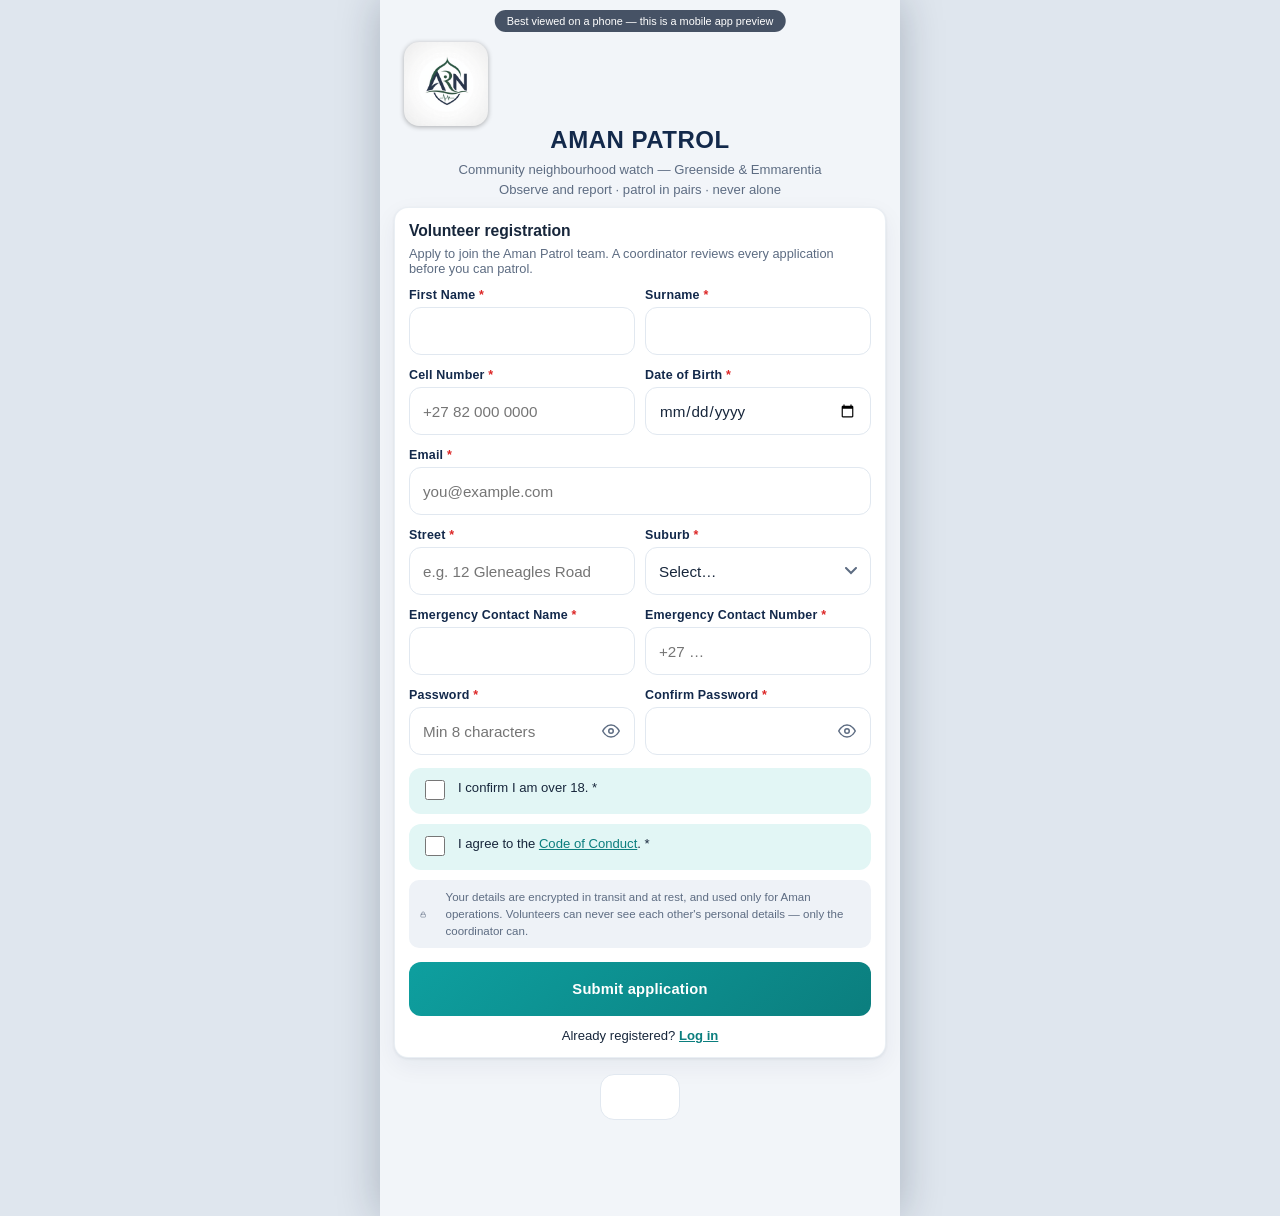
<file: multi-file.html>
<!DOCTYPE html>
<html lang="en">
<head>
  <meta charset="utf-8">
  <meta name="viewport" content="width=device-width, initial-scale=1, viewport-fit=cover, maximum-scale=1">
  <title>Aman Patrol — Greenside &amp; Emmarentia</title>
  <meta name="description" content="Aman Patrol — community neighbourhood watch operations app for Greenside and Emmarentia, Johannesburg. Observe and report.">
  <meta name="theme-color" content="#0c1b33">
  <link rel="manifest" href="manifest.webmanifest">
  <link rel="apple-touch-icon" href="images/apple-touch-icon.png">
  <meta name="mobile-web-app-capable" content="yes">
  <meta name="apple-mobile-web-app-capable" content="yes">
  <meta name="apple-mobile-web-app-title" content="Aman Patrol">
  <link rel="icon" type="image/png" href="[data-uri]">
  <link rel="apple-touch-icon" href="[data-uri]">
  <link rel="stylesheet" href="css/leaflet.css">
  <link rel="stylesheet" href="css/styles.css">
</head>
<body>
  <div id="app">
    <header id="app-header" class="app-header hidden">
      <div class="brand">
        <span id="logo-slot" aria-hidden="true"></span>
        <div class="titles">
          <div class="t1">AMAN PATROL</div>
          <div class="t2">Greenside · Emmarentia</div>
        </div>
      </div>
      <button class="bell theme-btn" type="button" aria-label="Switch day or night mode" data-theme-toggle>
        <span id="theme-icon" data-theme-icon aria-hidden="true"></span>
      </button>
      <a href="#/notifications" class="bell" id="bell-btn" aria-label="Notifications">
        <span id="bell-icon"></span>
        <span class="badge hidden" id="bell-badge">0</span>
      </a>
    </header>
    <div id="demo-banner" class="demo-banner hidden">
      Demo mode — sample data, stored on this device only. Not yet connected to Supabase.
    </div>
    <main id="screen" class="screen"></main>
    <nav id="bottom-nav" class="bottom-nav hidden">
      <a href="#/dashboard" data-nav="dashboard" id="nav-dashboard">Home</a>
      <a href="#/roster" data-nav="roster" id="nav-roster">Roster</a>
      <div class="fab-slot">
        <button class="fab" id="fab-incident" aria-label="Log an incident"></button>
      </div>
      <a href="#/map" data-nav="map" id="nav-map">Map</a>
      <a href="#/chat" data-nav="chat" id="nav-chat">Chat</a>
      <a href="#/more" data-nav="more" id="nav-more">More</a>
    </nav>
  </div>
  <div id="modal-root"></div>
  <div id="toast-root"></div>
  <noscript>
    <div style="padding:40px;text-align:center;font-family:sans-serif;">
      <h2>Aman Patrol needs JavaScript</h2>
      <p>Please enable JavaScript in your browser.</p>
    </div>
  </noscript>
  <script src="js/lib/leaflet.js"></script>
  <script src="js/config.js"></script>
  <script src="js/lib/supabase.js"></script>
  <script src="js/data.js"></script>
  <script src="js/store.js"></script>
  <script src="js/weather.js"></script>
  <script src="js/map.js"></script>
  <script src="js/incident.js"></script>
  <script src="js/admin.js"></script>
  <script src="js/live-store.js"></script>
  <script src="js/app.js"></script>
</body>
</html>
</file>
<file: css/leaflet.css>
/* required styles */

.leaflet-pane,
.leaflet-tile,
.leaflet-marker-icon,
.leaflet-marker-shadow,
.leaflet-tile-container,
.leaflet-pane > svg,
.leaflet-pane > canvas,
.leaflet-zoom-box,
.leaflet-image-layer,
.leaflet-layer {
	position: absolute;
	left: 0;
	top: 0;
	}
.leaflet-container {
	overflow: hidden;
	}
.leaflet-tile,
.leaflet-marker-icon,
.leaflet-marker-shadow {
	-webkit-user-select: none;
	   -moz-user-select: none;
	        user-select: none;
	  -webkit-user-drag: none;
	}
/* Prevents IE11 from highlighting tiles in blue */
.leaflet-tile::selection {
	background: transparent;
}
/* Safari renders non-retina tile on retina better with this, but Chrome is worse */
.leaflet-safari .leaflet-tile {
	image-rendering: -webkit-optimize-contrast;
	}
/* hack that prevents hw layers "stretching" when loading new tiles */
.leaflet-safari .leaflet-tile-container {
	width: 1600px;
	height: 1600px;
	-webkit-transform-origin: 0 0;
	}
.leaflet-marker-icon,
.leaflet-marker-shadow {
	display: block;
	}
/* .leaflet-container svg: reset svg max-width decleration shipped in Joomla! (joomla.org) 3.x */
/* .leaflet-container img: map is broken in FF if you have max-width: 100% on tiles */
.leaflet-container .leaflet-overlay-pane svg {
	max-width: none !important;
	max-height: none !important;
	}
.leaflet-container .leaflet-marker-pane img,
.leaflet-container .leaflet-shadow-pane img,
.leaflet-container .leaflet-tile-pane img,
.leaflet-container img.leaflet-image-layer,
.leaflet-container .leaflet-tile {
	max-width: none !important;
	max-height: none !important;
	width: auto;
	padding: 0;
	}

.leaflet-container img.leaflet-tile {
	/* See: https://bugs.chromium.org/p/chromium/issues/detail?id=600120 */
	mix-blend-mode: plus-lighter;
}

.leaflet-container.leaflet-touch-zoom {
	-ms-touch-action: pan-x pan-y;
	touch-action: pan-x pan-y;
	}
.leaflet-container.leaflet-touch-drag {
	-ms-touch-action: pinch-zoom;
	/* Fallback for FF which doesn't support pinch-zoom */
	touch-action: none;
	touch-action: pinch-zoom;
}
.leaflet-container.leaflet-touch-drag.leaflet-touch-zoom {
	-ms-touch-action: none;
	touch-action: none;
}
.leaflet-container {
	-webkit-tap-highlight-color: transparent;
}
.leaflet-container a {
	-webkit-tap-highlight-color: rgba(51, 181, 229, 0.4);
}
.leaflet-tile {
	filter: inherit;
	visibility: hidden;
	}
.leaflet-tile-loaded {
	visibility: inherit;
	}
.leaflet-zoom-box {
	width: 0;
	height: 0;
	-moz-box-sizing: border-box;
	     box-sizing: border-box;
	z-index: 800;
	}
/* workaround for https://bugzilla.mozilla.org/show_bug.cgi?id=888319 */
.leaflet-overlay-pane svg {
	-moz-user-select: none;
	}

.leaflet-pane         { z-index: 400; }

.leaflet-tile-pane    { z-index: 200; }
.leaflet-overlay-pane { z-index: 400; }
.leaflet-shadow-pane  { z-index: 500; }
.leaflet-marker-pane  { z-index: 600; }
.leaflet-tooltip-pane   { z-index: 650; }
.leaflet-popup-pane   { z-index: 700; }

.leaflet-map-pane canvas { z-index: 100; }
.leaflet-map-pane svg    { z-index: 200; }

.leaflet-vml-shape {
	width: 1px;
	height: 1px;
	}
.lvml {
	behavior: url(#default#VML);
	display: inline-block;
	position: absolute;
	}


/* control positioning */

.leaflet-control {
	position: relative;
	z-index: 800;
	pointer-events: visiblePainted; /* IE 9-10 doesn't have auto */
	pointer-events: auto;
	}
.leaflet-top,
.leaflet-bottom {
	position: absolute;
	z-index: 1000;
	pointer-events: none;
	}
.leaflet-top {
	top: 0;
	}
.leaflet-right {
	right: 0;
	}
.leaflet-bottom {
	bottom: 0;
	}
.leaflet-left {
	left: 0;
	}
.leaflet-control {
	float: left;
	clear: both;
	}
.leaflet-right .leaflet-control {
	float: right;
	}
.leaflet-top .leaflet-control {
	margin-top: 10px;
	}
.leaflet-bottom .leaflet-control {
	margin-bottom: 10px;
	}
.leaflet-left .leaflet-control {
	margin-left: 10px;
	}
.leaflet-right .leaflet-control {
	margin-right: 10px;
	}


/* zoom and fade animations */

.leaflet-fade-anim .leaflet-popup {
	opacity: 0;
	-webkit-transition: opacity 0.2s linear;
	   -moz-transition: opacity 0.2s linear;
	        transition: opacity 0.2s linear;
	}
.leaflet-fade-anim .leaflet-map-pane .leaflet-popup {
	opacity: 1;
	}
.leaflet-zoom-animated {
	-webkit-transform-origin: 0 0;
	    -ms-transform-origin: 0 0;
	        transform-origin: 0 0;
	}
svg.leaflet-zoom-animated {
	will-change: transform;
}

.leaflet-zoom-anim .leaflet-zoom-animated {
	-webkit-transition: -webkit-transform 0.25s cubic-bezier(0,0,0.25,1);
	   -moz-transition:    -moz-transform 0.25s cubic-bezier(0,0,0.25,1);
	        transition:         transform 0.25s cubic-bezier(0,0,0.25,1);
	}
.leaflet-zoom-anim .leaflet-tile,
.leaflet-pan-anim .leaflet-tile {
	-webkit-transition: none;
	   -moz-transition: none;
	        transition: none;
	}

.leaflet-zoom-anim .leaflet-zoom-hide {
	visibility: hidden;
	}


/* cursors */

.leaflet-interactive {
	cursor: pointer;
	}
.leaflet-grab {
	cursor: -webkit-grab;
	cursor:    -moz-grab;
	cursor:         grab;
	}
.leaflet-crosshair,
.leaflet-crosshair .leaflet-interactive {
	cursor: crosshair;
	}
.leaflet-popup-pane,
.leaflet-control {
	cursor: auto;
	}
.leaflet-dragging .leaflet-grab,
.leaflet-dragging .leaflet-grab .leaflet-interactive,
.leaflet-dragging .leaflet-marker-draggable {
	cursor: move;
	cursor: -webkit-grabbing;
	cursor:    -moz-grabbing;
	cursor:         grabbing;
	}

/* marker & overlays interactivity */
.leaflet-marker-icon,
.leaflet-marker-shadow,
.leaflet-image-layer,
.leaflet-pane > svg path,
.leaflet-tile-container {
	pointer-events: none;
	}

.leaflet-marker-icon.leaflet-interactive,
.leaflet-image-layer.leaflet-interactive,
.leaflet-pane > svg path.leaflet-interactive,
svg.leaflet-image-layer.leaflet-interactive path {
	pointer-events: visiblePainted; /* IE 9-10 doesn't have auto */
	pointer-events: auto;
	}

/* visual tweaks */

.leaflet-container {
	background: #ddd;
	outline-offset: 1px;
	}
.leaflet-container a {
	color: #0078A8;
	}
.leaflet-zoom-box {
	border: 2px dotted #38f;
	background: rgba(255,255,255,0.5);
	}


/* general typography */
.leaflet-container {
	font-family: "Helvetica Neue", Arial, Helvetica, sans-serif;
	font-size: 12px;
	font-size: 0.75rem;
	line-height: 1.5;
	}


/* general toolbar styles */

.leaflet-bar {
	box-shadow: 0 1px 5px rgba(0,0,0,0.65);
	border-radius: 4px;
	}
.leaflet-bar a {
	background-color: #fff;
	border-bottom: 1px solid #ccc;
	width: 26px;
	height: 26px;
	line-height: 26px;
	display: block;
	text-align: center;
	text-decoration: none;
	color: black;
	}
.leaflet-bar a,
.leaflet-control-layers-toggle {
	background-position: 50% 50%;
	background-repeat: no-repeat;
	display: block;
	}
.leaflet-bar a:hover,
.leaflet-bar a:focus {
	background-color: #f4f4f4;
	}
.leaflet-bar a:first-child {
	border-top-left-radius: 4px;
	border-top-right-radius: 4px;
	}
.leaflet-bar a:last-child {
	border-bottom-left-radius: 4px;
	border-bottom-right-radius: 4px;
	border-bottom: none;
	}
.leaflet-bar a.leaflet-disabled {
	cursor: default;
	background-color: #f4f4f4;
	color: #bbb;
	}

.leaflet-touch .leaflet-bar a {
	width: 30px;
	height: 30px;
	line-height: 30px;
	}
.leaflet-touch .leaflet-bar a:first-child {
	border-top-left-radius: 2px;
	border-top-right-radius: 2px;
	}
.leaflet-touch .leaflet-bar a:last-child {
	border-bottom-left-radius: 2px;
	border-bottom-right-radius: 2px;
	}

/* zoom control */

.leaflet-control-zoom-in,
.leaflet-control-zoom-out {
	font: bold 18px 'Lucida Console', Monaco, monospace;
	text-indent: 1px;
	}

.leaflet-touch .leaflet-control-zoom-in, .leaflet-touch .leaflet-control-zoom-out  {
	font-size: 22px;
	}


/* layers control */

.leaflet-control-layers {
	box-shadow: 0 1px 5px rgba(0,0,0,0.4);
	background: #fff;
	border-radius: 5px;
	}
.leaflet-control-layers-toggle {
	background-image: url(images/layers.png);
	width: 36px;
	height: 36px;
	}
.leaflet-retina .leaflet-control-layers-toggle {
	background-image: url(images/layers-2x.png);
	background-size: 26px 26px;
	}
.leaflet-touch .leaflet-control-layers-toggle {
	width: 44px;
	height: 44px;
	}
.leaflet-control-layers .leaflet-control-layers-list,
.leaflet-control-layers-expanded .leaflet-control-layers-toggle {
	display: none;
	}
.leaflet-control-layers-expanded .leaflet-control-layers-list {
	display: block;
	position: relative;
	}
.leaflet-control-layers-expanded {
	padding: 6px 10px 6px 6px;
	color: #333;
	background: #fff;
	}
.leaflet-control-layers-scrollbar {
	overflow-y: scroll;
	overflow-x: hidden;
	padding-right: 5px;
	}
.leaflet-control-layers-selector {
	margin-top: 2px;
	position: relative;
	top: 1px;
	}
.leaflet-control-layers label {
	display: block;
	font-size: 13px;
	font-size: 1.08333em;
	}
.leaflet-control-layers-separator {
	height: 0;
	border-top: 1px solid #ddd;
	margin: 5px -10px 5px -6px;
	}

/* Default icon URLs */
.leaflet-default-icon-path { /* used only in path-guessing heuristic, see L.Icon.Default */
	background-image: url(images/marker-icon.png);
	}


/* attribution and scale controls */

.leaflet-container .leaflet-control-attribution {
	background: #fff;
	background: rgba(255, 255, 255, 0.8);
	margin: 0;
	}
.leaflet-control-attribution,
.leaflet-control-scale-line {
	padding: 0 5px;
	color: #333;
	line-height: 1.4;
	}
.leaflet-control-attribution a {
	text-decoration: none;
	}
.leaflet-control-attribution a:hover,
.leaflet-control-attribution a:focus {
	text-decoration: underline;
	}
.leaflet-attribution-flag {
	display: inline !important;
	vertical-align: baseline !important;
	width: 1em;
	height: 0.6669em;
	}
.leaflet-left .leaflet-control-scale {
	margin-left: 5px;
	}
.leaflet-bottom .leaflet-control-scale {
	margin-bottom: 5px;
	}
.leaflet-control-scale-line {
	border: 2px solid #777;
	border-top: none;
	line-height: 1.1;
	padding: 2px 5px 1px;
	white-space: nowrap;
	-moz-box-sizing: border-box;
	     box-sizing: border-box;
	background: rgba(255, 255, 255, 0.8);
	text-shadow: 1px 1px #fff;
	}
.leaflet-control-scale-line:not(:first-child) {
	border-top: 2px solid #777;
	border-bottom: none;
	margin-top: -2px;
	}
.leaflet-control-scale-line:not(:first-child):not(:last-child) {
	border-bottom: 2px solid #777;
	}

.leaflet-touch .leaflet-control-attribution,
.leaflet-touch .leaflet-control-layers,
.leaflet-touch .leaflet-bar {
	box-shadow: none;
	}
.leaflet-touch .leaflet-control-layers,
.leaflet-touch .leaflet-bar {
	border: 2px solid rgba(0,0,0,0.2);
	background-clip: padding-box;
	}


/* popup */

.leaflet-popup {
	position: absolute;
	text-align: center;
	margin-bottom: 20px;
	}
.leaflet-popup-content-wrapper {
	padding: 1px;
	text-align: left;
	border-radius: 12px;
	}
.leaflet-popup-content {
	margin: 13px 24px 13px 20px;
	line-height: 1.3;
	font-size: 13px;
	font-size: 1.08333em;
	min-height: 1px;
	}
.leaflet-popup-content p {
	margin: 17px 0;
	margin: 1.3em 0;
	}
.leaflet-popup-tip-container {
	width: 40px;
	height: 20px;
	position: absolute;
	left: 50%;
	margin-top: -1px;
	margin-left: -20px;
	overflow: hidden;
	pointer-events: none;
	}
.leaflet-popup-tip {
	width: 17px;
	height: 17px;
	padding: 1px;

	margin: -10px auto 0;
	pointer-events: auto;

	-webkit-transform: rotate(45deg);
	   -moz-transform: rotate(45deg);
	    -ms-transform: rotate(45deg);
	        transform: rotate(45deg);
	}
.leaflet-popup-content-wrapper,
.leaflet-popup-tip {
	background: white;
	color: #333;
	box-shadow: 0 3px 14px rgba(0,0,0,0.4);
	}
.leaflet-container a.leaflet-popup-close-button {
	position: absolute;
	top: 0;
	right: 0;
	border: none;
	text-align: center;
	width: 24px;
	height: 24px;
	font: 16px/24px Tahoma, Verdana, sans-serif;
	color: #757575;
	text-decoration: none;
	background: transparent;
	}
.leaflet-container a.leaflet-popup-close-button:hover,
.leaflet-container a.leaflet-popup-close-button:focus {
	color: #585858;
	}
.leaflet-popup-scrolled {
	overflow: auto;
	}

.leaflet-oldie .leaflet-popup-content-wrapper {
	-ms-zoom: 1;
	}
.leaflet-oldie .leaflet-popup-tip {
	width: 24px;
	margin: 0 auto;

	-ms-filter: "progid:DXImageTransform.Microsoft.Matrix(M11=0.70710678, M12=0.70710678, M21=-0.70710678, M22=0.70710678)";
	filter: progid:DXImageTransform.Microsoft.Matrix(M11=0.70710678, M12=0.70710678, M21=-0.70710678, M22=0.70710678);
	}

.leaflet-oldie .leaflet-control-zoom,
.leaflet-oldie .leaflet-control-layers,
.leaflet-oldie .leaflet-popup-content-wrapper,
.leaflet-oldie .leaflet-popup-tip {
	border: 1px solid #999;
	}


/* div icon */

.leaflet-div-icon {
	background: #fff;
	border: 1px solid #666;
	}


/* Tooltip */
/* Base styles for the element that has a tooltip */
.leaflet-tooltip {
	position: absolute;
	padding: 6px;
	background-color: #fff;
	border: 1px solid #fff;
	border-radius: 3px;
	color: #222;
	white-space: nowrap;
	-webkit-user-select: none;
	-moz-user-select: none;
	-ms-user-select: none;
	user-select: none;
	pointer-events: none;
	box-shadow: 0 1px 3px rgba(0,0,0,0.4);
	}
.leaflet-tooltip.leaflet-interactive {
	cursor: pointer;
	pointer-events: auto;
	}
.leaflet-tooltip-top:before,
.leaflet-tooltip-bottom:before,
.leaflet-tooltip-left:before,
.leaflet-tooltip-right:before {
	position: absolute;
	pointer-events: none;
	border: 6px solid transparent;
	background: transparent;
	content: "";
	}

/* Directions */

.leaflet-tooltip-bottom {
	margin-top: 6px;
}
.leaflet-tooltip-top {
	margin-top: -6px;
}
.leaflet-tooltip-bottom:before,
.leaflet-tooltip-top:before {
	left: 50%;
	margin-left: -6px;
	}
.leaflet-tooltip-top:before {
	bottom: 0;
	margin-bottom: -12px;
	border-top-color: #fff;
	}
.leaflet-tooltip-bottom:before {
	top: 0;
	margin-top: -12px;
	margin-left: -6px;
	border-bottom-color: #fff;
	}
.leaflet-tooltip-left {
	margin-left: -6px;
}
.leaflet-tooltip-right {
	margin-left: 6px;
}
.leaflet-tooltip-left:before,
.leaflet-tooltip-right:before {
	top: 50%;
	margin-top: -6px;
	}
.leaflet-tooltip-left:before {
	right: 0;
	margin-right: -12px;
	border-left-color: #fff;
	}
.leaflet-tooltip-right:before {
	left: 0;
	margin-left: -12px;
	border-right-color: #fff;
	}

/* Printing */

@media print {
	/* Prevent printers from removing background-images of controls. */
	.leaflet-control {
		-webkit-print-color-adjust: exact;
		print-color-adjust: exact;
		}
	}
</file>
<file: css/styles.css>
/* ============================================================
   AMAN PATROL — Greenside & Emmarentia
   Design: deep navy primary, teal accent, calm civic style.
   Mobile-first. Large tap targets.
   ============================================================ */

:root {
  --navy: #13294b;
  --navy-2: #1d3a66;
  --navy-deep: #0c1b33;
  --teal: #0e9f9f;
  --teal-dark: #0b7e7e;
  --teal-soft: #e2f6f5;
  --bg: #f2f5f9;
  --card: #ffffff;
  --line: #e1e8f0;
  --text: #17263b;
  --muted: #5d6c82;
  --ok: #16a34a;
  --ok-soft: #e7f6ee;
  --warn: #d97706;
  --warn-soft: #fcf1e2;
  --danger: #dc2626;
  --danger-soft: #fdebeb;
  --info: #2563eb;
  --info-soft: #e8f0fe;
  --radius: 14px;
  --shadow: 0 1px 3px rgba(16, 42, 67, 0.08), 0 8px 24px rgba(16, 42, 67, 0.06);
  --shadow-lg: 0 4px 12px rgba(12, 27, 51, 0.18), 0 16px 40px rgba(12, 27, 51, 0.14);
  --header-h: 58px;
  --nav-h: 74px;
  --page-bg: #dfe6ee;
  --navy-soft: #e8eefb;
  --grey-soft: #eceff4;
  --plain: #f4f6fa;
  --seg-bg: #e8edf4;
  --track: #e6ecf3;
  --unread: #f0f7fb;
  --panel: #eef2f7;
  --ok-text: #10722f;
  --warn-text: #8a5306;
  --danger-text: #a51d1d;
  --info-text: #1c47b8;
  --warn-line: #f3dfc0;
  --danger-line: #f3c6c6;
  color-scheme: light;
}

* { box-sizing: border-box; -webkit-tap-highlight-color: transparent; }
html { font-size: 16px; }
body {
  margin: 0;
  font-family: -apple-system, BlinkMacSystemFont, "Segoe UI", Roboto, "Helvetica Neue", Arial, sans-serif;
  background: var(--page-bg);
  color: var(--text);
  -webkit-font-smoothing: antialiased;
}
#app {
  max-width: 520px;
  margin: 0 auto;
  min-height: 100dvh;
  background: var(--bg);
  box-shadow: 0 0 40px rgba(12, 27, 51, 0.25);
  position: relative;
}
.hidden { display: none !important; }

/* ---------- header ---------- */
.app-header {
  position: sticky; top: 0; z-index: 900;
  height: var(--header-h);
  background: linear-gradient(135deg, var(--navy-deep) 0%, var(--navy) 60%, var(--navy-2) 100%);
  color: #fff;
  display: flex; align-items: center; gap: 10px;
  padding: 0 14px;
  padding-top: env(safe-area-inset-top);
  height: calc(var(--header-h) + env(safe-area-inset-top));
}
.app-header .brand { display: flex; align-items: center; gap: 10px; min-width: 0; flex: 1; }
.app-header .brand .titles { line-height: 1.15; min-width: 0; }
.app-header .brand .t1 { font-size: 1.02rem; font-weight: 800; letter-spacing: 0.4px; white-space: nowrap; }
.app-header .brand .t2 { font-size: 0.68rem; opacity: 0.75; letter-spacing: 1.2px; text-transform: uppercase; }
.bell {
  position: relative; width: 44px; height: 44px; border-radius: 12px;
  display: flex; align-items: center; justify-content: center;
  color: #fff; text-decoration: none; background: rgba(255, 255, 255, 0.08);
}
.bell .badge {
  position: absolute; top: 4px; right: 4px; min-width: 17px; height: 17px; padding: 0 4px;
  background: var(--teal); color: #fff; border-radius: 9px; font-size: 0.62rem; font-weight: 800;
  display: flex; align-items: center; justify-content: center; border: 2px solid var(--navy);
}

/* demo banner */
.demo-banner {
  background: var(--warn-soft); color: var(--warn-text); font-size: 0.72rem;
  padding: 6px 14px; text-align: center; border-bottom: 1px solid var(--warn-line);
}

/* ---------- main / screens ---------- */
.screen {
  padding: 16px 14px calc(var(--nav-h) + 22px + env(safe-area-inset-bottom));
  min-height: calc(100dvh - var(--header-h));
}
.screen.map-screen {
  padding: 0 0 calc(var(--nav-h) + env(safe-area-inset-bottom));
  display: flex; flex-direction: column;
  height: calc(100dvh - var(--header-h) - env(safe-area-inset-top));
  overflow: hidden;
}
h1.page-title { font-size: 1.25rem; font-weight: 800; margin: 4px 0 4px; }
p.page-sub { margin: 0 0 14px; color: var(--muted); font-size: 0.85rem; }

/* ---------- bottom nav ---------- */
.bottom-nav {
  position: fixed; bottom: 0; left: 50%; transform: translateX(-50%);
  width: 100%; max-width: 520px; z-index: 900;
  background: var(--card); border-top: 1px solid var(--line);
  display: flex; align-items: stretch;
  padding-bottom: env(safe-area-inset-bottom);
  box-shadow: 0 -4px 20px rgba(12, 27, 51, 0.08);
}
.bottom-nav a, .bottom-nav button.nav-btn {
  flex: 1; display: flex; flex-direction: column; align-items: center; justify-content: center;
  gap: 3px; padding: 9px 2px 8px; font-size: 0.64rem; font-weight: 700;
  color: var(--muted); text-decoration: none; background: none; border: none; letter-spacing: 0.2px;
}
.bottom-nav .active { color: var(--navy); }
.bottom-nav .fab-slot { flex: 1; position: relative; }
.fab {
  position: absolute; left: 50%; top: -24px; transform: translateX(-50%);
  width: 56px; height: 56px; border-radius: 50%; border: none; cursor: pointer;
  background: linear-gradient(140deg, var(--teal) 0%, var(--teal-dark) 100%);
  color: #fff; box-shadow: var(--shadow-lg);
  display: flex; align-items: center; justify-content: center;
}
.fab:active { transform: translateX(-50%) scale(0.94); }

/* ---------- cards ---------- */
.card {
  background: var(--card); border-radius: var(--radius); box-shadow: var(--shadow);
  padding: 14px; margin-bottom: 12px; border: 1px solid rgba(225, 232, 240, 0.7);
}
.card.tight { padding: 11px 12px; }
.card h3 { margin: 0 0 6px; font-size: 0.98rem; font-weight: 800; }
.card .muted { color: var(--muted); font-size: 0.82rem; }
.row { display: flex; align-items: center; gap: 10px; }
.row.wrap { flex-wrap: wrap; }
.spread { justify-content: space-between; }
.grow { flex: 1; min-width: 0; }
.stack-4 > * + * { margin-top: 4px; }
.divider { height: 1px; background: var(--line); margin: 10px 0; }

/* ---------- chips & badges ---------- */
.chip {
  display: inline-flex; align-items: center; gap: 5px;
  font-size: 0.68rem; font-weight: 800; letter-spacing: 0.3px;
  padding: 4px 9px; border-radius: 999px; white-space: nowrap;
}
.chip.zone-a { background: var(--navy); color: #fff; }
.chip.zone-b { background: var(--teal); color: #fff; }
.chip.ok { background: var(--ok-soft); color: var(--ok-text); }
.chip.warn { background: var(--warn-soft); color: var(--warn-text); }
.chip.danger { background: var(--danger-soft); color: var(--danger-text); }
.chip.info { background: var(--info-soft); color: var(--info-text); }
.chip.navy { background: var(--navy-soft); color: var(--navy); }
.chip.teal { background: var(--teal-soft); color: var(--teal-dark); }
.chip.grey { background: var(--grey-soft); color: var(--muted); }

/* ---------- buttons ---------- */
.btn {
  display: inline-flex; align-items: center; justify-content: center; gap: 8px;
  min-height: 48px; padding: 10px 18px; border-radius: 12px;
  font-size: 0.92rem; font-weight: 800; cursor: pointer; border: none;
  transition: transform 0.06s ease, opacity 0.15s ease; text-decoration: none;
  font-family: inherit; letter-spacing: 0.2px;
}
.btn:active { transform: scale(0.97); }
.btn.block { display: flex; width: 100%; }
.btn-primary { background: var(--navy); color: #fff; }
.btn-primary:hover { background: #1a3560; }
.btn-teal { background: linear-gradient(140deg, var(--teal) 0%, var(--teal-dark) 100%); color: #fff; }
.btn-ok { background: var(--ok); color: #fff; }
.btn-danger { background: var(--danger); color: #fff; }
.btn-ghost { background: var(--card); color: var(--navy); border: 1.5px solid var(--line); }
.btn-ghost.danger { color: var(--danger); border-color: var(--danger-line); }
.btn-sm { min-height: 38px; padding: 6px 12px; font-size: 0.8rem; border-radius: 10px; }
.btn[disabled] { opacity: 0.45; pointer-events: none; }

/* dashboard action grid */
.action-grid { display: grid; grid-template-columns: 1fr 1fr; gap: 12px; margin-bottom: 12px; }
.action {
  background: var(--card); border: 1px solid var(--line); border-radius: var(--radius);
  padding: 14px 12px; text-decoration: none; color: var(--text);
  display: flex; flex-direction: column; gap: 8px; box-shadow: var(--shadow);
  min-height: 96px; box-sizing: border-box;
}
.action .a-icon {
  width: 38px; height: 38px; border-radius: 11px; display: flex; align-items: center; justify-content: center;
  flex-shrink: 0;
}
.action .a-icon.navy { background: var(--navy-soft); color: var(--navy); }
.action .a-icon.teal { background: var(--teal-soft); color: var(--teal-dark); }
.action .a-icon.warn { background: var(--warn-soft); color: var(--warn); }
.action .a-icon.info { background: var(--info-soft); color: var(--info); }
.action .a-label { font-weight: 800; font-size: 0.86rem; line-height: 1.25; }
.action .a-sub { font-size: 0.72rem; color: var(--muted); margin-top: 0; line-height: 1.35; }
.action.full {
  grid-column: 1 / -1; flex-direction: row; align-items: center; padding: 16px 18px;
  gap: 16px; margin-bottom: 12px; min-height: 84px;
}
.action.full .a-label { font-size: 1rem; font-weight: 800; line-height: 1.25; margin-bottom: 3px; }
.action.full .a-icon { width: 48px; height: 48px; flex-shrink: 0; border-radius: 12px; }
.action.full .a-sub { font-size: 0.78rem; line-height: 1.35; color: var(--muted); margin-top: 0; }

/* ---------- install app card and instructions ---------- */
.install-card {
  width: 100%; font: inherit; text-align: left; cursor: pointer;
  color: #fff; border: 1px solid rgba(255,255,255,0.2);
  background: linear-gradient(135deg, var(--navy-deep) 0%, var(--navy-2) 58%, var(--teal-dark) 100%);
  box-shadow: 0 8px 24px rgba(12, 27, 51, 0.22);
}
.install-card .a-icon { color: #fff; background: rgba(255,255,255,0.16); }
.action.full.install-card .a-sub { color: rgba(255,255,255,0.82); }
.install-card .install-arrow { display: flex; color: #fff; flex-shrink: 0; }
.install-card:focus-visible { outline: 3px solid var(--teal); outline-offset: 2px; }
.install-steps { display: grid; gap: 10px; margin: 12px 0; }
.install-step {
  display: flex; gap: 11px; align-items: flex-start; padding: 11px 12px;
  border: 1px solid var(--line); border-radius: 12px; background: var(--plain);
  font-size: 0.82rem; line-height: 1.45;
}
.install-step-num {
  width: 28px; height: 28px; border-radius: 50%; flex-shrink: 0;
  display: flex; align-items: center; justify-content: center;
  background: var(--navy); color: #fff; font-size: 0.78rem; font-weight: 900;
}
.install-route {
  display: flex; align-items: center; justify-content: center; gap: 9px;
  padding: 12px; border-radius: 12px; background: var(--teal-soft);
  color: var(--teal-dark); font-size: 0.84rem; font-weight: 800;
}

/* ---------- collapsible profile section (More) ---------- */
.profile-toggle {
  display: block; width: 100%; padding: 0; margin: 0;
  background: none; border: 0; text-align: left; cursor: pointer;
  font: inherit; color: inherit;
}
.profile-toggle .vrow { align-items: center; }
.profile-toggle:focus-visible { outline: 3px solid var(--teal); outline-offset: 3px; border-radius: 12px; }
.profile-caret {
  display: inline-flex; align-items: center; gap: 5px; flex-shrink: 0;
  color: var(--teal-dark); font-size: 0.66rem; font-weight: 800;
  letter-spacing: 0.03em; text-transform: uppercase;
}
.profile-caret .ico { transition: transform 0.18s ease; }
.profile-card.open .profile-caret .ico { transform: rotate(180deg); }
.profile-details .divider { margin: 10px 0; }

/* ---------- weather tile ---------- */
.weather {
  background: linear-gradient(135deg, var(--navy) 0%, var(--navy-2) 100%);
  border-radius: var(--radius); color: #fff; padding: 14px 15px; margin-bottom: 12px;
  box-shadow: var(--shadow); position: relative; overflow: hidden;
}
.weather .w-top { display: flex; align-items: center; gap: 12px; }
.weather .w-temp { font-size: 2rem; font-weight: 800; line-height: 1; letter-spacing: -0.5px; }
.weather .w-desc { font-size: 0.84rem; opacity: 0.95; font-weight: 600; }
.weather .w-icon { width: 44px; height: 44px; flex-shrink: 0; }
.weather .w-mini-icon { width: 26px; height: 26px; margin: 0 auto; display: block; }
.weather .w-meta { display: flex; flex-wrap: wrap; gap: 12px; margin-top: 10px; font-size: 0.74rem; opacity: 0.9; }
.weather .w-meta span { display: inline-flex; align-items: center; gap: 4px; }
.weather .w-forecast {
  display: grid; grid-template-columns: repeat(4, 1fr); gap: 6px;
  margin-top: 12px; padding-top: 10px; border-top: 1px solid rgba(255, 255, 255, 0.14);
}
.weather .w-forecast-col {
  text-align: center; background: rgba(255, 255, 255, 0.08); padding: 7px 3px;
  border-radius: 8px; font-size: 0.72rem; line-height: 1.25;
}
.weather .w-f-day { font-weight: 700; opacity: 0.9; margin-bottom: 3px; font-size: 0.7rem; }
.weather .w-f-temps { font-weight: 800; margin-top: 3px; font-size: 0.76rem; }
.weather .w-f-rain { font-size: 0.62rem; color: #7dd3fc; margin-top: 2px; font-weight: 700; }
.weather .w-note {
  margin-top: 9px; background: rgba(255, 255, 255, 0.14); border-radius: 9px;
  padding: 7px 10px; font-size: 0.74rem; display: flex; gap: 7px; align-items: center;
}
.weather .w-src { text-align: right; font-size: 0.6rem; opacity: 0.55; margin-top: 8px; }

/* ---------- forms ---------- */
.field { margin-bottom: 13px; }
.field label { display: block; font-size: 0.78rem; font-weight: 800; color: var(--navy); margin-bottom: 5px; letter-spacing: 0.2px; }
.field label .req { color: var(--danger); }
.field input, .field select, .field textarea {
  width: 100%; min-height: 48px; padding: 11px 13px; border-radius: 12px;
  border: 1.5px solid var(--line); background: var(--card); font-size: 0.95rem;
  font-family: inherit; color: var(--text); appearance: none;
}
.field textarea { min-height: 92px; resize: vertical; }
.field input:focus, .field select:focus, .field textarea:focus {
  outline: none; border-color: var(--teal); box-shadow: 0 0 0 3px rgba(14, 159, 159, 0.15);
}
.field select {
  background-image: url("data:image/svg+xml;charset=utf-8,%3Csvg xmlns='http://www.w3.org/2000/svg' width='12' height='8'%3E%3Cpath d='M1 1l5 5 5-5' stroke='%235d6c82' stroke-width='2' fill='none' stroke-linecap='round'/%3E%3C/svg%3E");
  background-repeat: no-repeat; background-position: right 13px center; padding-right: 36px;
}
.field .hint { font-size: 0.7rem; color: var(--muted); margin-top: 4px; }
.field .error { font-size: 0.72rem; color: var(--danger); margin-top: 4px; font-weight: 700; }
.grid-2 { display: grid; grid-template-columns: 1fr 1fr; gap: 0 10px; }

.check {
  display: flex; gap: 10px; align-items: flex-start; padding: 11px 12px;
  background: var(--teal-soft); border-radius: 12px; margin-bottom: 10px; cursor: pointer;
  font-size: 0.82rem; line-height: 1.4;
}
.check input { width: 20px; height: 20px; margin-top: 1px; accent-color: var(--teal-dark); flex-shrink: 0; }
.check.plain { background: var(--plain); }

/* segmented control */
.segmented { display: flex; background: var(--seg-bg); border-radius: 12px; padding: 4px; gap: 4px; margin-bottom: 14px; }
.segmented button {
  flex: 1; border: none; background: transparent; border-radius: 9px; padding: 9px 4px;
  font-weight: 800; font-size: 0.8rem; color: var(--muted); cursor: pointer; font-family: inherit;
}
.segmented button.active { background: var(--card); color: var(--navy); box-shadow: 0 1px 4px rgba(12, 27, 51, 0.14); }

/* ---------- slot cards ---------- */
.slot { border-left: 5px solid var(--line); }
.slot.zone-a { border-left-color: var(--navy); }
.slot.zone-b { border-left-color: var(--teal); }
.slot .count-pill { font-weight: 800; font-size: 0.78rem; }
.slot .volunteers { font-size: 0.74rem; color: var(--muted); margin-top: 3px; }

/* progress */
.progress { height: 7px; background: var(--track); border-radius: 4px; overflow: hidden; margin-top: 9px; }
.progress > div { height: 100%; background: linear-gradient(90deg, var(--teal), var(--teal-dark)); border-radius: 4px; }

/* ---------- notifications ---------- */
.notif {
  display: flex; gap: 11px; padding: 13px 12px; border-bottom: 1px solid var(--line); align-items: flex-start;
}
.notif:last-child { border-bottom: none; }
.notif.unread { background: var(--unread); }
.notif .n-icon { width: 36px; height: 36px; border-radius: 11px; flex-shrink: 0; display: flex; align-items: center; justify-content: center; }
.notif .n-title { font-weight: 800; font-size: 0.86rem; }
.notif .n-body { font-size: 0.8rem; color: var(--muted); margin-top: 2px; }
.notif .n-time { font-size: 0.68rem; color: #93a1b5; margin-top: 4px; }

/* ---------- list rows (volunteers etc.) ---------- */
.vrow { display: flex; gap: 11px; align-items: center; }
.avatar {
  width: 40px; height: 40px; border-radius: 50%; flex-shrink: 0;
  background: linear-gradient(140deg, var(--navy) 0%, var(--navy-2) 100%);
  color: #fff; font-weight: 800; font-size: 0.9rem;
  display: flex; align-items: center; justify-content: center;
}
.avatar.teal { background: linear-gradient(140deg, var(--teal) 0%, var(--teal-dark) 100%); }
.vrow .name { font-weight: 800; font-size: 0.9rem; }
.vrow .sub { font-size: 0.74rem; color: var(--muted); }

/* ---------- map ---------- */
.map-wrap { flex: 1; position: relative; min-height: 300px; }
#map { position: absolute; inset: 0; background: var(--page-bg); }
.map-note {
  position: absolute; left: 10px; right: 10px; bottom: 12px; z-index: 800;
  background: rgba(12, 27, 51, 0.88); color: #fff; font-size: 0.72rem;
  padding: 8px 11px; border-radius: 10px; line-height: 1.45;
}


.map-layers-btn {
  position: absolute; left: 12px; top: 12px; z-index: 500;
  background: rgba(12, 27, 51, 0.88); backdrop-filter: blur(8px); -webkit-backdrop-filter: blur(8px);
  color: #fff; border: 1px solid rgba(255, 255, 255, 0.18);
  padding: 7px 12px; border-radius: 20px; font-size: 0.74rem; font-weight: 700;
  display: flex; align-items: center; gap: 6px; cursor: pointer;
  box-shadow: 0 4px 12px rgba(0,0,0,0.2);
}
.map-layers-btn:active { transform: scale(0.96); }

.map-locate-btn {
  position: absolute; right: 14px; bottom: 96px; bottom: calc(96px + env(safe-area-inset-bottom)); z-index: 1100;
  width: 50px; height: 50px; border-radius: 50%;
  background: #fff; color: #0c1b33; border: 2px solid #0c1b33;
  display: flex; align-items: center; justify-content: center; cursor: pointer;
  box-shadow: 0 6px 18px rgba(0,0,0,0.34);
}
.map-locate-btn:active { transform: scale(0.92); }
.map-locate-btn:focus-visible { outline: 3px solid #fff; outline-offset: 2px; }
.map-locate-btn.locating { color: var(--teal-dark); border-color: var(--teal-dark); animation: pulse-green 1s infinite; }

.zone-label-badge {
  color: #fff; font-size: 0.64rem; font-weight: 800; padding: 2px 6px;
  border-radius: 6px; text-align: center; white-space: nowrap;
  box-shadow: 0 2px 6px rgba(0,0,0,0.3); border: 1px solid rgba(255,255,255,0.4);
}

.layer-choice-grid {
  display: grid; grid-template-columns: repeat(3, 1fr); gap: 8px; margin-bottom: 14px;
}
.layer-card {
  border: 2px solid var(--line); border-radius: 10px; padding: 10px 4px; text-align: center;
  cursor: pointer; background: var(--card); font-size: 0.75rem; font-weight: 700;
  transition: border-color 0.15s ease, background 0.15s ease;
}
.layer-card.active { border-color: var(--teal); background: var(--teal-soft); color: var(--teal-dark); }

.map-weather-badge {
  position: absolute; right: 12px; top: 12px; z-index: 500;
  background: rgba(12, 27, 51, 0.88); backdrop-filter: blur(8px); -webkit-backdrop-filter: blur(8px);
  color: #fff; border: 1px solid rgba(255, 255, 255, 0.18);
  padding: 7px 12px; border-radius: 20px; font-size: 0.74rem; font-weight: 700;
  display: flex; align-items: center; gap: 6px; cursor: pointer;
  box-shadow: 0 4px 12px rgba(0,0,0,0.2);
}
.map-weather-badge:active { transform: scale(0.96); }

.map-fab {
  position: absolute; top: 12px; right: 12px; z-index: 800;
  background: var(--navy); color: #fff; border: none; border-radius: 999px;
  padding: 10px 15px; font-size: 0.76rem; font-weight: 800; cursor: pointer;
  box-shadow: var(--shadow-lg); font-family: inherit; letter-spacing: 0.2px;
}
.map-fab.on { background: var(--teal); }
.map-fab:active { transform: scale(0.96); }
.logo-img { border-radius: 18%; box-shadow: 0 1px 5px rgba(0, 0, 0, 0.3); background: #fff; display: block; }
.layer-btn {
  display: inline-flex; align-items: center; gap: 6px; white-space: nowrap;
  border: 1.5px solid var(--line); background: var(--card); border-radius: 999px;
  padding: 7px 13px; font-size: 0.76rem; font-weight: 800; color: var(--muted); cursor: pointer; font-family: inherit;
}
.layer-btn.on { background: var(--navy); border-color: var(--navy); color: #fff; }
.layer-btn.accent.on { background: var(--teal); border-color: var(--teal); }
.leaflet-container { font: inherit; }
.pin {
  width: 30px; height: 30px; border-radius: 50% 50% 50% 0; transform: rotate(-45deg);
  display: flex; align-items: center; justify-content: center; border: 2px solid #fff;
  box-shadow: 0 2px 6px rgba(12, 27, 51, 0.35);
}
.pin > span { transform: rotate(45deg); font-size: 13px; line-height: 1; }
.dot { width: 12px; height: 12px; border-radius: 50%; border: 2px solid #fff; box-shadow: 0 1px 4px rgba(12, 27, 51, 0.3); }
.leaflet-popup-content { font-size: 0.8rem; margin: 10px 12px; line-height: 1.45; }
.leaflet-popup-content b { font-size: 0.84rem; }

/* ---------- tables ---------- */
.tbl { width: 100%; border-collapse: collapse; font-size: 0.76rem; }
.tbl th { text-align: left; color: var(--muted); font-size: 0.68rem; text-transform: uppercase; letter-spacing: 0.5px; padding: 7px 8px; border-bottom: 2px solid var(--line); }
.tbl td { padding: 8px; border-bottom: 1px solid var(--line); vertical-align: top; }
.tbl tr:last-child td { border-bottom: none; }
.tbl-wrap { overflow-x: auto; }

/* ---------- modal ---------- */
.modal-overlay {
  position: fixed; inset: 0; background: rgba(12, 27, 51, 0.55); z-index: 1000;
  display: flex; align-items: flex-end; justify-content: center; animation: fadeIn 0.15s ease;
}
@keyframes fadeIn { from { opacity: 0; } to { opacity: 1; } }
.modal {
  background: var(--card); width: 100%; max-width: 520px; border-radius: 20px 20px 0 0;
  padding: 18px 16px calc(20px + env(safe-area-inset-bottom)); max-height: 86dvh; overflow-y: auto;
  animation: slideUp 0.18s ease;
}
@keyframes slideUp { from { transform: translateY(40px); opacity: 0.6; } to { transform: translateY(0); opacity: 1; } }
.modal h3 { margin: 0 0 4px; font-size: 1.05rem; font-weight: 800; }
.modal .m-sub { color: var(--muted); font-size: 0.8rem; margin: 0 0 12px; }
.modal .m-actions { display: flex; gap: 10px; margin-top: 16px; }
.modal .m-actions .btn { flex: 1; }

/* ---------- toast ---------- */
#toast-root { position: fixed; left: 50%; transform: translateX(-50%); bottom: calc(var(--nav-h) + 18px); z-index: 1200; width: calc(100% - 40px); max-width: 440px; }
.toast {
  background: var(--navy-deep); color: #fff; border-radius: 12px; padding: 12px 15px;
  font-size: 0.84rem; font-weight: 600; box-shadow: var(--shadow-lg); margin-top: 8px;
  display: flex; gap: 9px; align-items: center; animation: slideUp 0.2s ease;
}
.toast.ok { background: #0f5132; }
.toast.error { background: #7f1d1d; }

/* ---------- auth screens ---------- */
.auth-hero { text-align: center; padding: 26px 10px 8px; }
.auth-hero .logo-lg { width: 84px; height: 84px; margin: 0 auto 12px; }
.auth-hero h1 { font-size: 1.5rem; font-weight: 900; margin: 0; color: var(--navy); letter-spacing: 0.5px; }
.auth-hero .tagline { color: var(--muted); font-size: 0.82rem; margin-top: 6px; line-height: 1.5; }
.auth-hero .salam { font-size: 1.08rem; font-weight: 700; margin-top: 7px; }
.privacy-line {
  display: flex; gap: 8px; align-items: center; font-size: 0.72rem; color: var(--muted);
  background: var(--panel); border-radius: 10px; padding: 9px 11px; margin: 4px 0 14px; line-height: 1.45;
}
.demo-login { border: 2px dashed var(--teal); background: var(--teal-soft); border-radius: var(--radius); padding: 13px; margin-top: 18px; }
.demo-login h4 { margin: 0 0 3px; font-size: 0.8rem; color: var(--teal-dark); letter-spacing: 0.4px; }
.demo-login p { margin: 0 0 10px; font-size: 0.72rem; color: var(--muted); }
.demo-login .row { gap: 8px; }

/* ---------- misc ---------- */
.kv { display: grid; grid-template-columns: 118px 1fr; gap: 4px 10px; font-size: 0.8rem; }
.kv dt { color: var(--muted); font-weight: 700; }
.kv dd { margin: 0; }
.stat-grid { display: grid; grid-template-columns: repeat(auto-fit, minmax(90px, 1fr)); gap: 10px; margin-bottom: 12px; }
.stat { background: var(--card); border-radius: 12px; padding: 12px 10px; text-align: center; border: 1px solid var(--line); box-shadow: var(--shadow); }
.stat .s-num { font-size: 1.5rem; font-weight: 900; color: var(--navy); }
.stat .s-label { font-size: 0.66rem; color: var(--muted); font-weight: 700; text-transform: uppercase; letter-spacing: 0.4px; margin-top: 2px; }
.photo-preview { width: 100%; border-radius: 12px; margin-top: 8px; display: block; max-height: 240px; object-fit: cover; }
.gps-box {
  background: var(--navy); color: #fff; border-radius: 12px; padding: 11px 13px; margin-bottom: 14px;
  display: flex; gap: 11px; align-items: center; font-size: 0.78rem; line-height: 1.5;
}
.gps-box .gps-main { font-weight: 800; font-size: 0.86rem; }
.gps-box .gps-sub { opacity: 0.75; font-size: 0.7rem; }
.empty {
  text-align: center; color: var(--muted); padding: 30px 16px; font-size: 0.84rem; line-height: 1.6;
}
.empty .big { font-size: 2rem; margin-bottom: 6px; }
/* ---- inline SVG icons ---- */
.ico { display: inline-block; vertical-align: -3px; }
.a-icon .ico, .n-icon .ico, .big-ico .ico, .empty .big .ico { display: block; }
.dua-head .ico, .dua-modal-title .ico { flex-shrink: 0; }
.empty .big { display: flex; justify-content: center; }
.big-ico { display: flex; justify-content: center; margin: 4px 0 10px; color: var(--navy); }
.pin > span { color: #fff; }

/* ---- dua cards ---- */
.dua-card { background: linear-gradient(135deg, var(--navy-deep), var(--navy)); border: 1px solid rgba(14,159,159,.35); border-left: 4px solid var(--teal); border-radius: 14px; padding: 14px 16px; margin: 0 0 14px; color: #fff; }
.dua-head { display: flex; align-items: center; gap: 7px; font-size: 0.64rem; font-weight: 800; letter-spacing: 0.14em; color: #7de3e3; margin-bottom: 8px; }
.dua-x3 { margin-left: auto; background: rgba(14,159,159,.18); padding: 2px 8px; border-radius: 999px; font-size: 0.6rem; letter-spacing: 0.06em; }
.dua-arabic { direction: rtl; text-align: right; font-family: "Amiri", "Scheherazade New", "Traditional Arabic", "Noto Naskh Arabic", serif; font-size: 1.22rem; line-height: 2.05; margin: 2px 0 8px; }
.dua-translit { font-style: italic; font-size: 0.78rem; color: #b9c6da; margin-bottom: 6px; }
.dua-meaning { font-size: 0.82rem; line-height: 1.55; color: #e8eef7; }
.dua-src { font-size: 0.66rem; color: #8b98ab; line-height: 1.5; margin-top: 9px; padding-top: 8px; border-top: 1px solid rgba(255,255,255,.09); }
.modal .dua-card { margin: 10px 0 4px; }
.dua-modal-title { display: flex; align-items: center; gap: 8px; font-weight: 800; font-size: 1.05rem; color: var(--navy); }
.dua-modal-title .ico { color: var(--teal-dark); }
.link-btn { background: none; border: none; color: var(--teal-dark); font-weight: 800; cursor: pointer; font-family: inherit; font-size: 0.84rem; padding: 8px; text-decoration: underline; }
.center { text-align: center; }
a { color: var(--teal-dark); }
.mt-8 { margin-top: 8px; } .mt-12 { margin-top: 12px; } .mb-0 { margin-bottom: 0; }
.detail-list { font-size: 0.84rem; }
.detail-list > div { padding: 7px 0; border-bottom: 1px solid var(--line); display: flex; justify-content: space-between; gap: 10px; }
.detail-list > div:last-child { border-bottom: none; }
.detail-list .dl-k { color: var(--muted); font-weight: 700; flex-shrink: 0; }
.detail-list .dl-v { text-align: right; word-break: break-word; }
@media (min-width: 521px) { body::before { content: "Best viewed on a phone — this is a mobile app preview"; position: fixed; top: 10px; left: 50%; transform: translateX(-50%); background: rgba(12,27,51,.75); color: #fff; font-size: .68rem; padding: 5px 12px; border-radius: 999px; z-index: 2000; } }

/* ============================================================
   DAY / NIGHT THEME — <html data-theme="dark"|"light">
   Toggle button: .theme-btn (header) / .auth-theme (login).
   ============================================================ */
html[data-theme="dark"] {
  color-scheme: dark;
  --bg: #0f1728;
  --card: #1a2540;
  --line: #2d3d5c;
  --text: #e8eef7;
  --muted: #9fb0c7;
  --teal-dark: #12a5a5;
  --teal-soft: rgba(14, 159, 159, 0.16);
  --ok-soft: rgba(22, 163, 74, 0.16);
  --warn-soft: rgba(217, 119, 6, 0.16);
  --danger-soft: rgba(220, 38, 38, 0.16);
  --info-soft: rgba(37, 99, 235, 0.2);
  --ok-text: #57d68b;
  --warn-text: #f5b454;
  --danger-text: #f58a8a;
  --info-text: #9db9f7;
  --page-bg: #0a1220;
  --navy-soft: rgba(96, 137, 205, 0.2);
  --grey-soft: rgba(159, 176, 199, 0.14);
  --plain: rgba(159, 176, 199, 0.1);
  --seg-bg: rgba(159, 176, 199, 0.14);
  --track: rgba(159, 176, 199, 0.18);
  --unread: rgba(37, 99, 235, 0.14);
  --panel: rgba(159, 176, 199, 0.1);
  --warn-line: rgba(217, 119, 6, 0.4);
  --danger-line: rgba(220, 38, 38, 0.45);
  --shadow: 0 1px 3px rgba(0, 0, 0, 0.4), 0 8px 24px rgba(0, 0, 0, 0.35);
  --shadow-lg: 0 4px 12px rgba(0, 0, 0, 0.5), 0 16px 40px rgba(0, 0, 0, 0.45);
}

/* text that was navy-on-light needs lifting on dark surfaces */
html[data-theme="dark"] .field label,
html[data-theme="dark"] .auth-hero h1,
html[data-theme="dark"] .big-ico,
html[data-theme="dark"] .dua-modal-title,
html[data-theme="dark"] .stat .s-num,
html[data-theme="dark"] .bottom-nav .active,
html[data-theme="dark"] .chip.navy,
html[data-theme="dark"] .segmented button.active,
html[data-theme="dark"] .btn-ghost,
html[data-theme="dark"] .action .a-icon.navy,
html[data-theme="dark"] .auth-theme { color: #cfe0f7; }

/* teal links / accents */
html[data-theme="dark"] a,
html[data-theme="dark"] .link-btn,
html[data-theme="dark"] .demo-login h4,
html[data-theme="dark"] .chip.teal,
html[data-theme="dark"] .action .a-icon.teal,
html[data-theme="dark"] .dua-modal-title .ico { color: #4fc9c9; }

/* surfaces */
html[data-theme="dark"] .card { border-color: var(--line); }
html[data-theme="dark"] .btn-primary { background: #25477e; }
html[data-theme="dark"] .btn-primary:hover { background: #2d5390; }
/* pastel icon squares are inline-styled in JS — soften them */
html[data-theme="dark"] .a-icon[style],
html[data-theme="dark"] .n-icon[style] { background: rgba(255, 255, 255, 0.09) !important; }

/* leaflet UI on the map screen */
html[data-theme="dark"] .leaflet-popup-content-wrapper,
html[data-theme="dark"] .leaflet-popup-tip { background: #1d2b48; color: var(--text); }
html[data-theme="dark"] .leaflet-container .leaflet-control-attribution { background: rgba(10, 18, 32, 0.75); color: var(--muted); }
html[data-theme="dark"] .leaflet-container .leaflet-control-attribution a { color: #4fc9c9; }
html[data-theme="dark"] .leaflet-bar a { background: #1d2b48; color: var(--text); border-bottom: 1px solid var(--line); }
html[data-theme="dark"] .leaflet-tile:not(.night-map-tiles) { filter: brightness(0.82) contrast(1.05); }
.leaflet-container .leaflet-tile.night-map-tiles {
  filter: brightness(0.72) invert(1) contrast(1.6) hue-rotate(180deg) saturate(0.45) brightness(0.78) !important;
}

/* ---------- day / night toggle buttons ---------- */
.theme-btn { border: none; cursor: pointer; padding: 0; font: inherit; }
.theme-btn.bell { flex-shrink: 0; }
.auth-theme {
  margin: 16px auto 0; width: 46px; height: 46px; border-radius: 14px;
  display: flex; align-items: center; justify-content: center;
  background: var(--card); color: var(--navy); border: 1.5px solid var(--line);
  cursor: pointer; padding: 0;
}

/* ---------- patrol calendar ---------- */
.cal-head { display: flex; align-items: center; justify-content: space-between; margin-bottom: 10px; }
.cal-title { font-weight: 800; font-size: 0.95rem; letter-spacing: 0.2px; }
.cal-nav {
  width: 38px; height: 38px; border-radius: 10px; border: 1.5px solid var(--line);
  background: var(--card); color: var(--navy); cursor: pointer; font: inherit;
  display: flex; align-items: center; justify-content: center;
}
html[data-theme="dark"] .cal-nav { color: #cfe0f7; }
.cal-grid { display: grid; grid-template-columns: repeat(7, 1fr); gap: 4px; }
.cal-dow { text-align: center; font-size: 0.6rem; font-weight: 800; color: var(--muted); text-transform: uppercase; letter-spacing: 0.5px; padding: 3px 0 5px; }
.cal-cell {
  position: relative; height: 44px; border-radius: 10px; border: 1.5px solid var(--line);
  background: var(--card); color: var(--text); font: inherit; font-size: 0.82rem; font-weight: 700;
  cursor: pointer; display: flex; align-items: center; justify-content: center;
}
.cal-cell.off { visibility: hidden; }
.cal-cell.today { border-color: var(--teal); color: var(--teal-dark); }
html[data-theme="dark"] .cal-cell.today { color: #4fc9c9; }
.cal-cell.selected { background: var(--navy); border-color: var(--navy); color: #fff; }
html[data-theme="dark"] .cal-cell.selected { background: #25477e; border-color: #25477e; color: #fff; }
.cal-dot { position: absolute; bottom: 5px; left: 50%; transform: translateX(-50%); width: 5px; height: 5px; border-radius: 50%; background: var(--ok); }
.cal-dot.need { background: var(--warn); }

/* ---------- SOS (hold to send) ---------- */
.sos-btn { position: relative; overflow: hidden; cursor: pointer; user-select: none; -webkit-user-select: none; -webkit-touch-callout: none; }
.sos-btn .sos-bar { position: absolute; left: 0; top: 0; bottom: 0; width: 0; background: rgba(220, 38, 38, 0.18); pointer-events: none; }
.n-icon.sos-icon, html[data-theme="dark"] .n-icon.sos-icon { background: var(--danger) !important; color: #fff !important; }

/* ---------- team chat ---------- */
.chat-wrap { display: flex; flex-direction: column; gap: 10px; padding: 6px 2px 14px; }
.msg { max-width: 84%; }
.msg.mine { align-self: flex-end; text-align: right; }
.msg-name { font-size: 0.68rem; font-weight: 800; color: var(--muted); margin: 0 0 3px 2px; }
.msg-bubble {
  background: var(--card); border: 1px solid var(--line); border-radius: 14px;
  padding: 8px 12px; font-size: 0.86rem; line-height: 1.45;
  word-wrap: break-word; overflow-wrap: anywhere; text-align: left;
}
.msg.mine .msg-bubble { background: var(--teal-dark); color: #fff; border-color: transparent; }
.msg-time { font-size: 0.64rem; color: var(--muted); margin-top: 3px; }
.chat-input { display: flex; gap: 8px; padding: 10px 0 86px; align-items: stretch; }
.chat-input input { flex: 1; }
/* bare text boxes (Aman assistant query, Team Chat) share the themed field
   styling so they stay visible in night mode: card background, white text,
   visible border, teal focus ring */
#ai-user-query, .chat-input input {
  min-height: 48px; padding: 11px 13px; border-radius: 12px;
  border: 1.5px solid var(--line); background: var(--card);
  font-size: 0.95rem; font-family: inherit; color: var(--text);
}
#ai-user-query:focus, .chat-input input:focus {
  outline: none; border-color: var(--teal); box-shadow: 0 0 0 3px rgba(14, 159, 159, 0.15);
}
#ai-user-query::placeholder, .chat-input input::placeholder { color: var(--muted); }
/* night mode: the Aman query box sits on the dark modal card, so give it a
   deeper inset background; the Team Chat box sits on the page background,
   so it keeps the raised card colour and stands out that way */
html[data-theme="dark"] #ai-user-query { background: var(--page-bg); border-color: var(--line); }
.nav-badge {
  position: absolute; top: 3px; right: 16px; background: #c0392b; color: #fff;
  font-size: 0.58rem; font-weight: 800; border-radius: 9px; padding: 1px 5px; line-height: 1.3;
}
.bottom-nav a { position: relative; }

/* password show/hide eye toggle */
.pw-wrap { position: relative; }
.pw-wrap input { padding-right: 48px; }
.pw-eye {
  position: absolute; right: 5px; top: 50%; transform: translateY(-50%);
  background: none; border: none; padding: 10px; display: inline-flex;
  align-items: center; color: var(--muted); cursor: pointer; border-radius: 10px;
}
.pw-eye:active { opacity: 0.55; }

/* approvals: "send the good news" banner after approving */
.approve-banner {
  border: 1.5px solid var(--teal); border-radius: 12px; padding: 14px;
  margin-bottom: 14px; background: var(--card);
}
.approve-banner .ab-text { font-size: 0.85rem; line-height: 1.5; }

/* ---------- on-shift live tracking banner ---------- */
.on-shift-banner {
  background: linear-gradient(135deg, #065f46 0%, #047857 100%);
  color: #fff; padding: 10px 14px; border-radius: var(--radius);
  margin-bottom: 12px; display: flex; align-items: center; justify-content: space-between;
  box-shadow: 0 4px 12px rgba(4, 120, 87, 0.25); font-size: 0.82rem; font-weight: 700;
}
.pulse-dot {
  width: 10px; height: 10px; border-radius: 50%; background: #34d399;
  display: inline-block; margin-right: 8px; vertical-align: middle;
  animation: pulse-green 1.8s infinite;
}
@keyframes pulse-green {
  0% { transform: scale(0.95); box-shadow: 0 0 0 0 rgba(52, 211, 153, 0.7); }
  70% { transform: scale(1.1); box-shadow: 0 0 0 8px rgba(52, 211, 153, 0); }
  100% { transform: scale(0.95); box-shadow: 0 0 0 0 rgba(52, 211, 153, 0); }
}

/* ---------- patroller beacon on map ---------- */
.patroller-pin { position: relative; width: 28px; height: 28px; }
.patroller-dot {
  position: absolute; left: 4px; top: 4px; width: 20px; height: 20px;
  background: var(--ok); color: #fff; border-radius: 50%;
  display: flex; align-items: center; justify-content: center;
  box-shadow: 0 2px 6px rgba(0,0,0,0.3); border: 2px solid #fff;
}
.patroller-pulse {
  position: absolute; left: 0; top: 0; width: 28px; height: 28px;
  border-radius: 50%; background: rgba(16, 185, 129, 0.4);
  animation: pulse-green 2s infinite;
}

/* ---------- compass tool ---------- */
.compass-wrap { text-align: center; padding: 12px 0 6px; }
.compass-dial {
  width: 170px; height: 170px; margin: 0 auto 12px; border-radius: 50%;
  border: 4px solid var(--teal); background: var(--card);
  position: relative; display: flex; align-items: center; justify-content: center;
  box-shadow: inset 0 0 14px rgba(0,0,0,0.1), var(--shadow);
}
.compass-needle {
  position: absolute; width: 6px; height: 130px; left: calc(50% - 3px); top: 16px;
  transition: transform 0.2s ease-out; transform-origin: 50% 50%;
}
.compass-needle::before {
  content: ''; position: absolute; top: 0; left: 0; width: 0; height: 0;
  border-left: 6px solid transparent; border-right: 6px solid transparent; border-bottom: 56px solid var(--danger);
  transform: translateX(-3px);
}
.compass-needle::after {
  content: ''; position: absolute; bottom: 0; left: 0; width: 0; height: 0;
  border-left: 6px solid transparent; border-right: 6px solid transparent; border-top: 56px solid var(--navy);
  transform: translateX(-3px);
}
.compass-deg { font-size: 1.6rem; font-weight: 900; color: var(--navy); }
.compass-card-label { font-size: 0.9rem; font-weight: 800; color: var(--teal-dark); margin-top: 2px; }
.compass-meta { font-size: 0.76rem; color: var(--muted); margin-top: 8px; line-height: 1.5; }

/* ---------- PTT hold-to-talk in chat ---------- */
.ptt-wrap { display: flex; gap: 8px; align-items: center; margin-top: 8px; }
.ptt-btn {
  background: var(--navy); color: #fff; border: none; border-radius: 12px;
  padding: 10px 14px; font-weight: 800; font-size: 0.84rem; cursor: pointer;
  display: flex; align-items: center; justify-content: center; gap: 6px;
  user-select: none; -webkit-user-select: none; flex: 1; min-height: 44px;
}
.ptt-btn.recording { background: var(--danger) !important; animation: pulse-green 1s infinite; }
.ptt-transcript {
  margin-top: 7px; padding: 8px 10px; min-height: 36px;
  border: 1px solid var(--line); border-radius: 10px; background: var(--plain);
  color: var(--muted); font-size: 0.74rem; line-height: 1.4;
}
.ptt-transcript.listening { border-color: var(--teal); color: var(--text); background: var(--teal-soft); }
.msg-bubble { white-space: pre-wrap; }
.audio-msg { margin-top: 6px; max-width: 100%; }
.audio-msg audio { width: 100%; height: 36px; border-radius: 8px; }

html[data-theme="dark"] .compass-dial {
  background: #14223b;
  border-color: #0e9f9f;
  box-shadow: inset 0 0 16px rgba(0,0,0,0.5), var(--shadow);
}
html[data-theme="dark"] .compass-deg { color: #cfe0f7; }
html[data-theme="dark"] .compass-card-label { color: #4fc9c9; }
html[data-theme="dark"] .compass-needle::after { border-top-color: #60a5fa; }
html[data-theme="dark"] .ptt-btn { background: #25477e; }
html[data-theme="dark"] .on-shift-banner { background: linear-gradient(135deg, #064e3b 0%, #065f46 100%); }


/* ---------- switch toggle ---------- */
.switch-toggle {
  position: relative; display: inline-block; width: 44px; height: 26px; flex-shrink: 0;
}
.switch-toggle input { opacity: 0; width: 0; height: 0; position: absolute; }
.switch-toggle .slider {
  position: absolute; cursor: pointer; top: 0; left: 0; right: 0; bottom: 0;
  background-color: var(--line); transition: .2s; border-radius: 26px;
}
.switch-toggle .slider:before {
  position: absolute; content: ""; height: 20px; width: 20px; left: 3px; bottom: 3px;
  background-color: white; transition: .2s; border-radius: 50%;
  box-shadow: 0 1px 3px rgba(0,0,0,0.2);
}
.switch-toggle input:checked + .slider { background-color: var(--teal); }
.switch-toggle input:checked + .slider:before { transform: translateX(18px); }

/* ---------- movable Aman assistant robot ---------- */
.aman-helper {
  position: fixed; right: 14px; bottom: 92px; width: 70px; height: 96px;
  z-index: 850; border: 0; padding: 0; background: transparent; color: var(--text);
  touch-action: none; -webkit-tap-highlight-color: transparent;
  user-select: none; -webkit-user-select: none;
  animation: aman-float 3.5s ease-in-out infinite;
  transition: opacity 0.25s ease, transform 0.25s ease;
}
.aman-helper.fade-out { opacity: 0; transform: scale(0.75); pointer-events: none; }
.aman-helper.dragging { animation: none; }
.aman-help-label {
  position: absolute; right: 54px; top: 4px; white-space: nowrap; padding: 4px 8px;
  border-radius: 9px 9px 2px 9px; background: var(--card); border: 1px solid var(--line);
  font-size: 0.64rem; font-weight: 800; box-shadow: var(--shadow); color: var(--navy);
  animation: aman-label 8s ease-in-out infinite;
  pointer-events: none;
}
.aman-bot-dismiss {
  position: absolute; left: 0px; top: 2px; width: 20px; height: 20px; border-radius: 50%;
  background: var(--card); border: 1px solid var(--line); color: var(--muted);
  font-size: 14px; line-height: 18px; text-align: center; cursor: pointer; padding: 0;
  display: flex; align-items: center; justify-content: center;
  box-shadow: 0 2px 5px rgba(0,0,0,0.15); z-index: 2;
  transition: background 0.15s, color 0.15s, transform 0.15s;
}
.aman-bot-dismiss:hover { background: var(--danger-soft); color: var(--danger); transform: scale(1.1); }
.aman-bot-avatar {
  position: absolute; left: 6px; top: 10px; width: 58px; height: 80px;
  border: 0; padding: 0; background: transparent; cursor: grab;
  display: flex; flex-direction: column; align-items: center; justify-content: center;
  filter: drop-shadow(0 6px 12px rgba(12, 27, 51, 0.28));
  outline: none; -webkit-tap-highlight-color: transparent;
}
.aman-bot-avatar:active, .aman-helper.dragging .aman-bot-avatar { cursor: grabbing; transform: scale(0.96); }
.aman-bot-avatar:focus-visible { outline: 2px solid var(--teal); outline-offset: 2px; border-radius: 12px; }
.aman-bot-img {
  width: 58px; height: auto; max-height: 78px; object-fit: contain; pointer-events: none;
  filter: drop-shadow(0 2px 4px rgba(0,0,0,0.12));
}
.aman-bot-glow {
  position: absolute; bottom: 0; left: 16px; right: 16px; height: 6px;
  background: radial-gradient(ellipse at center, rgba(14, 159, 159, 0.6) 0%, rgba(14, 159, 159, 0) 70%);
  border-radius: 50%; pointer-events: none;
  animation: aman-glow-pulse 2.5s ease-in-out infinite;
}
html[data-theme="dark"] .aman-help-label { color: var(--teal-soft); }
html[data-theme="dark"] .aman-bot-dismiss { background: #1a2b47; border-color: #2a3d5e; color: #a0aec0; }
@keyframes aman-float {
  0%, 100% { transform: translateY(0); }
  50% { transform: translateY(-5px); }
}
@keyframes aman-glow-pulse {
  0%, 100% { opacity: 0.5; transform: scaleX(0.9); }
  50% { opacity: 0.9; transform: scaleX(1.15); }
}
@keyframes aman-label {
  0%, 65%, 100% { opacity: 1; transform: translateY(0); }
  72%, 92% { opacity: 0; transform: translateY(3px); }
}
@media (prefers-reduced-motion: reduce) {
  .aman-helper, .aman-help-label, .aman-bot-glow { animation: none; }
}

/* ---------- Print Stylesheet for Security Reports ---------- */
@media print {
  body { background: #fff !important; color: #000 !important; }
  #app { max-width: 100% !important; box-shadow: none !important; }
  .app-header, .bottom-nav, .demo-banner, .aman-helper, .print-hide, .m-actions, [data-close] { display: none !important; }
  .modal-backdrop { background: none !important; position: static !important; }
  .modal { box-shadow: none !important; border: none !important; padding: 0 !important; max-width: 100% !important; }
  .print-report-container { width: 100% !important; }
  .tbl { border-collapse: collapse !important; width: 100% !important; }
  .tbl th, .tbl td { border: 1px solid #cbd5e1 !important; padding: 6px 8px !important; }
}

/* Reliable map appearance: state lives on the wrapper, not only on Leaflet tiles. */
.map-wrap.map-night .leaflet-tile-pane {
  filter: brightness(0.62) invert(1) contrast(1.45) hue-rotate(180deg) saturate(0.55);
}
.map-wrap.map-satellite .leaflet-tile-pane { filter: none; }
.map-wrap.map-theme-dark:not(.map-night):not(.map-satellite) .leaflet-tile-pane {
  filter: brightness(0.72) contrast(1.16) saturate(0.82);
}
.aman-helper { right: 82px; z-index: 1250; }
@media (max-width: 420px) {
  .screen.map-screen { min-height: calc(100dvh - 136px); }
  .map-wrap { min-height: calc(100dvh - 136px); }
}
/* ---------- Patrol Intel ---------- */
.intel-screen { max-width: 760px; margin: 0 auto; }
.back-link { display:inline-flex; align-items:center; gap:5px; color:var(--navy); font-weight:800; font-size:.82rem; margin-bottom:12px; }
.intel-hero { background:linear-gradient(135deg,var(--navy-deep),var(--navy-2)); color:#fff; border-radius:18px; padding:20px; margin-bottom:12px; }
.intel-hero h1 { font-size:1.35rem; line-height:1.18; margin:4px 0 7px; }
.intel-hero p { margin:0; opacity:.82; font-size:.83rem; line-height:1.45; }
.intel-kicker { color:#7de3e3; font-size:.7rem; font-weight:900; letter-spacing:1.2px; }
.intel-summary { display:grid; grid-template-columns:repeat(3,1fr); gap:8px; margin-bottom:12px; }
.intel-summary div { background:var(--card); border:1px solid var(--line); border-radius:13px; padding:11px 5px; text-align:center; box-shadow:var(--shadow); }
.intel-summary strong { display:block; color:var(--navy); font-size:1.45rem; line-height:1; }
.intel-summary span { color:var(--muted); font-size:.67rem; font-weight:700; }
.intel-focus { border-left:5px solid var(--teal); margin-bottom:12px; }
.intel-focus p { font-weight:750; line-height:1.5; margin:9px 0; }
.intel-focus small { color:var(--muted); line-height:1.4; display:block; }
.intel-section { margin-bottom:12px; }
.intel-section h2 { font-size:1rem; margin:0 0 3px; }
.intel-section > .muted { margin:0 0 10px; }
.intel-row { display:flex; align-items:center; gap:10px; padding:10px 0; border-top:1px solid var(--line); font-size:.82rem; }
.intel-rank { width:25px; height:25px; border-radius:50%; display:grid; place-items:center; flex:none; background:var(--navy-soft); color:var(--navy); font-weight:900; }
.intel-row .muted { font-size:.71rem; margin-top:2px; }
.intel-category { padding:8px 0; font-size:.8rem; }
.intel-bar { height:8px; background:var(--line); border-radius:99px; overflow:hidden; margin-top:5px; }
.intel-bar span { display:block; height:100%; background:linear-gradient(90deg,var(--teal-dark),var(--teal)); border-radius:99px; }
.intel-coverage { margin-top:10px; padding:10px; border-radius:10px; background:var(--navy-soft); font-size:.76rem; line-height:1.45; }
.intel-empty { color:var(--muted); font-size:.8rem; }
.intel-safety { border:1px solid var(--line); border-radius:12px; padding:12px; color:var(--muted); text-align:center; font-size:.72rem; line-height:1.5; }
html[data-theme="dark"] .back-link, html[data-theme="dark"] .intel-summary strong, html[data-theme="dark"] .intel-rank { color:#cfe0f7; }
/* ---------- persistent in-app alerts ---------- */
#in-app-alert-root { position:fixed; z-index:1100; top:calc(68px + env(safe-area-inset-top)); left:50%; transform:translateX(-50%); width:min(520px,calc(100% - 20px)); pointer-events:none; }
.in-app-alert { display:flex; align-items:stretch; overflow:hidden; border:2px solid var(--teal); border-radius:14px; background:var(--card); color:var(--text); box-shadow:0 8px 30px rgba(12,27,51,.28); pointer-events:auto; }
.in-app-alert.critical { border-color:var(--danger); }
.in-app-alert-main { display:flex; align-items:center; gap:10px; flex:1; min-width:0; padding:12px; color:var(--text); }
.in-app-alert-main b { display:block; font-size:.84rem; }
.in-app-alert-main small { display:block; margin-top:2px; color:var(--muted); font-size:.72rem; line-height:1.35; }
.in-app-alert-icon { display:grid; place-items:center; flex:none; width:34px; height:34px; border-radius:50%; color:#fff; background:var(--teal-dark); }
.in-app-alert.critical .in-app-alert-icon { background:var(--danger); }
.in-app-alert-close { width:44px; flex:none; border:0; border-left:1px solid var(--line); background:var(--plain); color:var(--text); font-size:24px; cursor:pointer; }
.setting-row { display:flex; align-items:center; justify-content:space-between; gap:12px; padding:10px 0; border-top:1px solid var(--line); }
.setting-row > span:first-child { display:block; min-width:0; }
.setting-row b { display:block; font-size:.82rem; }
.setting-row small { display:block; color:var(--muted); font-size:.69rem; line-height:1.35; margin-top:2px; }

/* Keep Aman's question field clearly outlined and readable in night mode. */
html[data-theme="dark"] #ai-user-query {
  background:#0b1629; color:#f4f7fb; border:2px solid #5fd1d1;
  box-shadow:inset 0 0 0 1px rgba(255,255,255,.06);
}
html[data-theme="dark"] #ai-user-query::placeholder { color:#b8c6da; opacity:1; }
html[data-theme="dark"] #ai-user-query:focus { border-color:#7de3e3; box-shadow:0 0 0 3px rgba(95,209,209,.25); }

/* The small control next to Aman is always round and large enough to recognise. */
.aman-bot-dismiss { width:26px; height:26px; border-radius:50%; line-height:24px; font-size:18px; font-weight:700; }
/* Aman's question field is deliberately light in night mode for unmistakable contrast. */
html[data-theme="dark"] #ai-user-query {
  background:#ffffff; color:#0c1b33; border:2px solid #5fd1d1;
  box-shadow:0 0 0 1px rgba(255,255,255,.18);
}
html[data-theme="dark"] #ai-user-query::placeholder { color:#52637a; opacity:1; }

/* Installed-app update notice. */
#app-update-notice { position:fixed; z-index:1300; left:50%; bottom:calc(var(--nav-h) + 14px + env(safe-area-inset-bottom)); transform:translateX(-50%); width:min(520px,calc(100% - 24px)); display:flex; align-items:center; gap:12px; padding:12px; border:2px solid var(--teal); border-radius:14px; background:var(--card); color:var(--text); box-shadow:0 8px 30px rgba(12,27,51,.32); }
#app-update-notice div { flex:1; min-width:0; }
#app-update-notice b, #app-update-notice small { display:block; }
#app-update-notice b { font-size:.86rem; }
#app-update-notice small { color:var(--muted); margin-top:2px; font-size:.72rem; }
#app-update-notice button { border:0; border-radius:10px; padding:10px 12px; background:var(--teal-dark); color:#fff; font:inherit; font-size:.78rem; font-weight:800; cursor:pointer; }
/* Keep the floating Aman's "Need help?" label readable in night mode. */
html[data-theme="dark"] .aman-help-label {
  background:#ffffff; color:#0c1b33; border:2px solid #5fd1d1;
  box-shadow:0 4px 14px rgba(0,0,0,.45);
}
/* ---------- Home Gregorian and Hijri date ---------- */
.home-date-card { display:flex; align-items:center; justify-content:space-between; gap:12px; margin:12px 0; padding:12px 14px; border:1px solid var(--line); border-left:4px solid var(--teal); border-radius:13px; background:var(--card); box-shadow:var(--shadow); }
.home-date-card strong { display:block; margin-top:2px; color:var(--text); font-size:.84rem; line-height:1.3; }
.home-date-label { color:var(--teal-dark); font-size:.62rem; font-weight:900; letter-spacing:1px; }
.home-hijri { flex:none; text-align:right; padding-left:12px; border-left:1px solid var(--line); }
.home-hijri span, .home-hijri b { display:block; }
.home-hijri span { color:var(--muted); font-size:.63rem; font-weight:700; }
.home-hijri b { margin-top:2px; color:var(--navy); font-size:.78rem; }
html[data-theme="dark"] .home-date-label { color:#7de3e3; }
html[data-theme="dark"] .home-hijri b { color:#f4f7fb; }
@media (max-width:380px) { .home-date-card { align-items:flex-start; flex-direction:column; } .home-hijri { width:100%; padding:8px 0 0; border-left:0; border-top:1px solid var(--line); text-align:left; } }
/* Make the day/night function obvious instead of showing an unexplained square. */
.app-header .theme-btn { width:68px; color:#ffffff; border:1px solid rgba(255,255,255,.25); }
.app-header .theme-btn [data-theme-icon] { display:flex; align-items:center; justify-content:center; gap:5px; color:#ffffff; }
.app-header .theme-btn .ico { stroke:#ffffff; }
.theme-switch-label { font-size:.66rem; font-weight:800; line-height:1; }
.auth-theme .theme-switch-label { margin-left:5px; }
.auth-theme { width:80px; }
</file>
